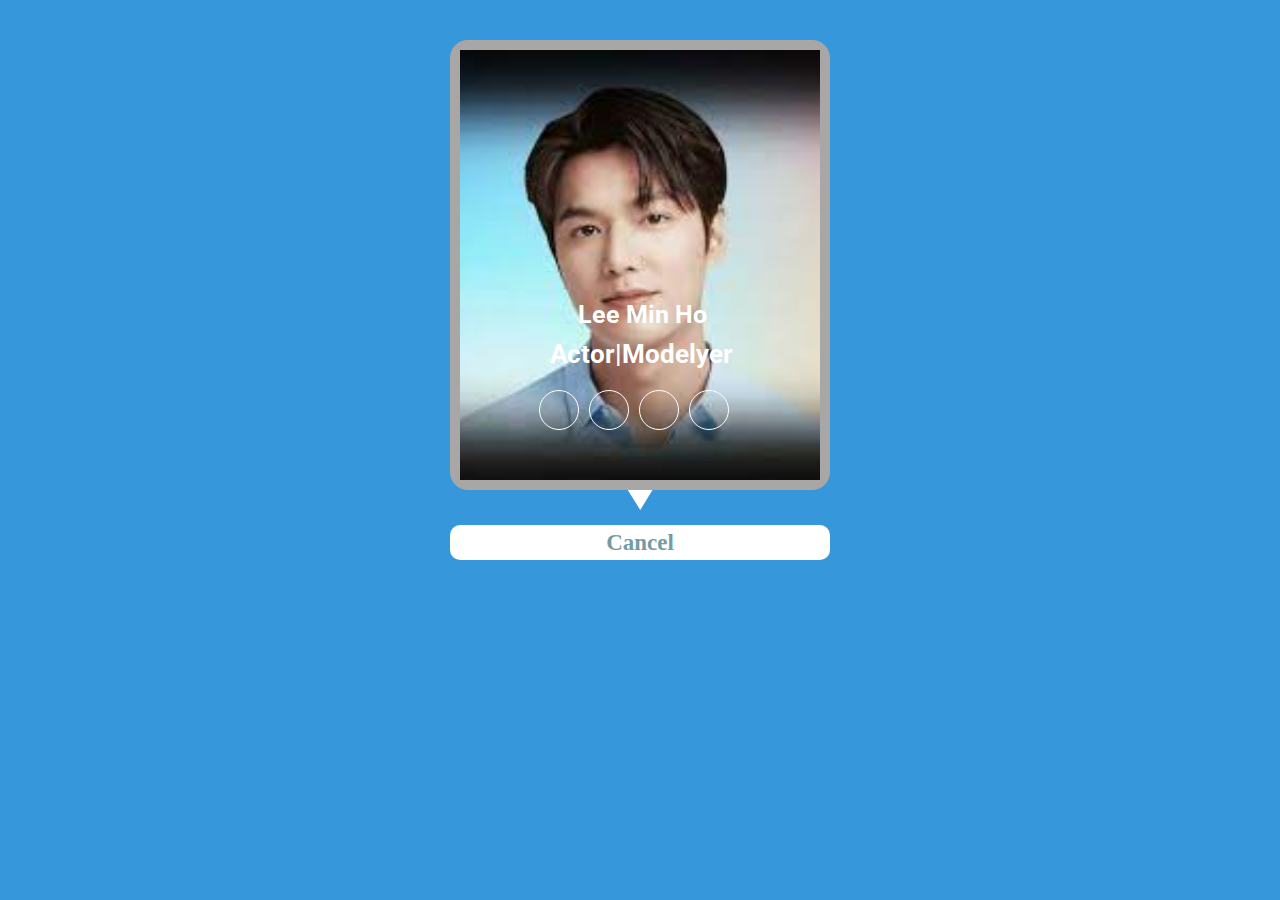
<file: task1/index.html>
<!DOCTYPE html>
<html lang="en">
<head>
    <meta charset="UTF-8">
    <meta http-equiv="X-UA-Compatible" content="IE=edge">
    <meta name="viewport" content="width=device-width, initial-scale=1.0">
    <link rel="stylesheet" href="https://cdnjs.cloudflare.com/ajax/libs/font-awesome/6.4.0/css/all.min.css" integrity="sha512-iecdLmaskl7CVkqkXNQ/ZH/XLlvWZOJyj7Yy7tcenmpD1ypASozpmT/E0iPtmFIB46ZmdtAc9eNBvH0H/ZpiBw==" crossorigin="anonymous" referrerpolicy="no-referrer" />
    <link rel="stylesheet" href="./style.css">
    <title>Task1</title>
</head>
<body>
    <div id="box">
        <h2>Lee Min Ho</h2>
        <h5>Actor|Modelyer</h5>
        <img src="./lee min-ho.jpg" alt="lee">
        <div class="icon-list">
            <div class="icon-box"><i class="fa-brands fa-facebook"></i></div>
            <div class="icon-box"><i class="fa-brands fa-twitter"></i></div>
            <div class="icon-box"><i class="fa-brands fa-instagram"></i></div>
            <div class="icon-box"><i class="fa-brands fa-youtube"></i></div>
        </div>
    </div>
    <div class="clip"></div>
    <div class="cancel">
        <a href="#">Cancel</a>
    </div>
</body>
</html>
</file>
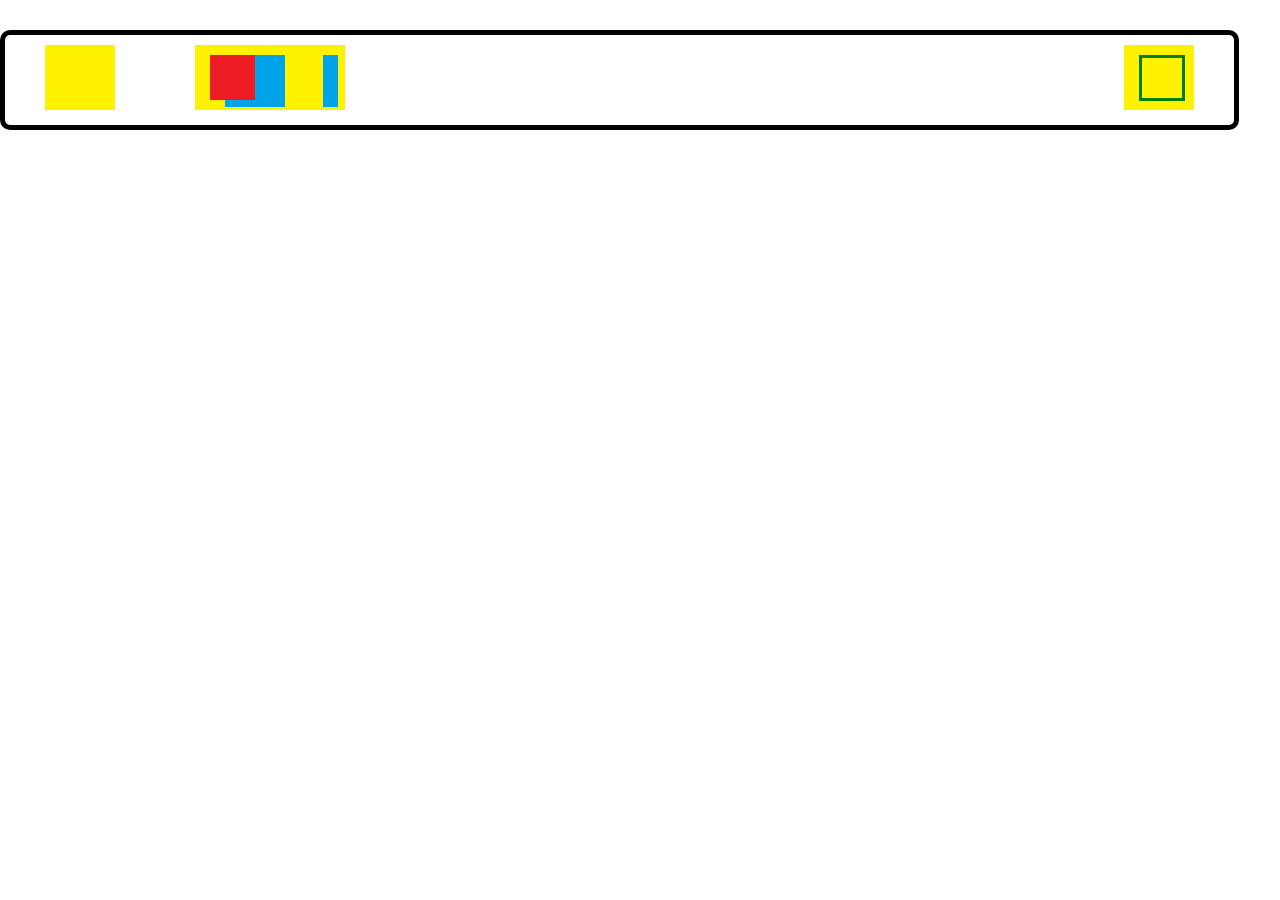
<file: task2/index.html>
<!DOCTYPE html>
<html lang="en">
<head>
    <meta charset="UTF-8">
    <meta http-equiv="X-UA-Compatible" content="IE=edge">
    <meta name="viewport" content="width=device-width, initial-scale=1.0">
    <link rel="stylesheet" href="./style.css">
    <title>Task2</title>
</head>
<body>
    <div class="bigDiv">
        <div class="yellow-section-1"></div>
        <div class="yellow-section-2">
            <div class="blue-section-1">
                <div class="red-section"></div>
            </div>
            <div class="blue-section-2"></div>
            <div class="blue-section-3"></div>
        </div>
        <div class="yellow-section-3">
            <div class="green-section"></div>
        </div>
    </div>
</body>
</html>
</file>
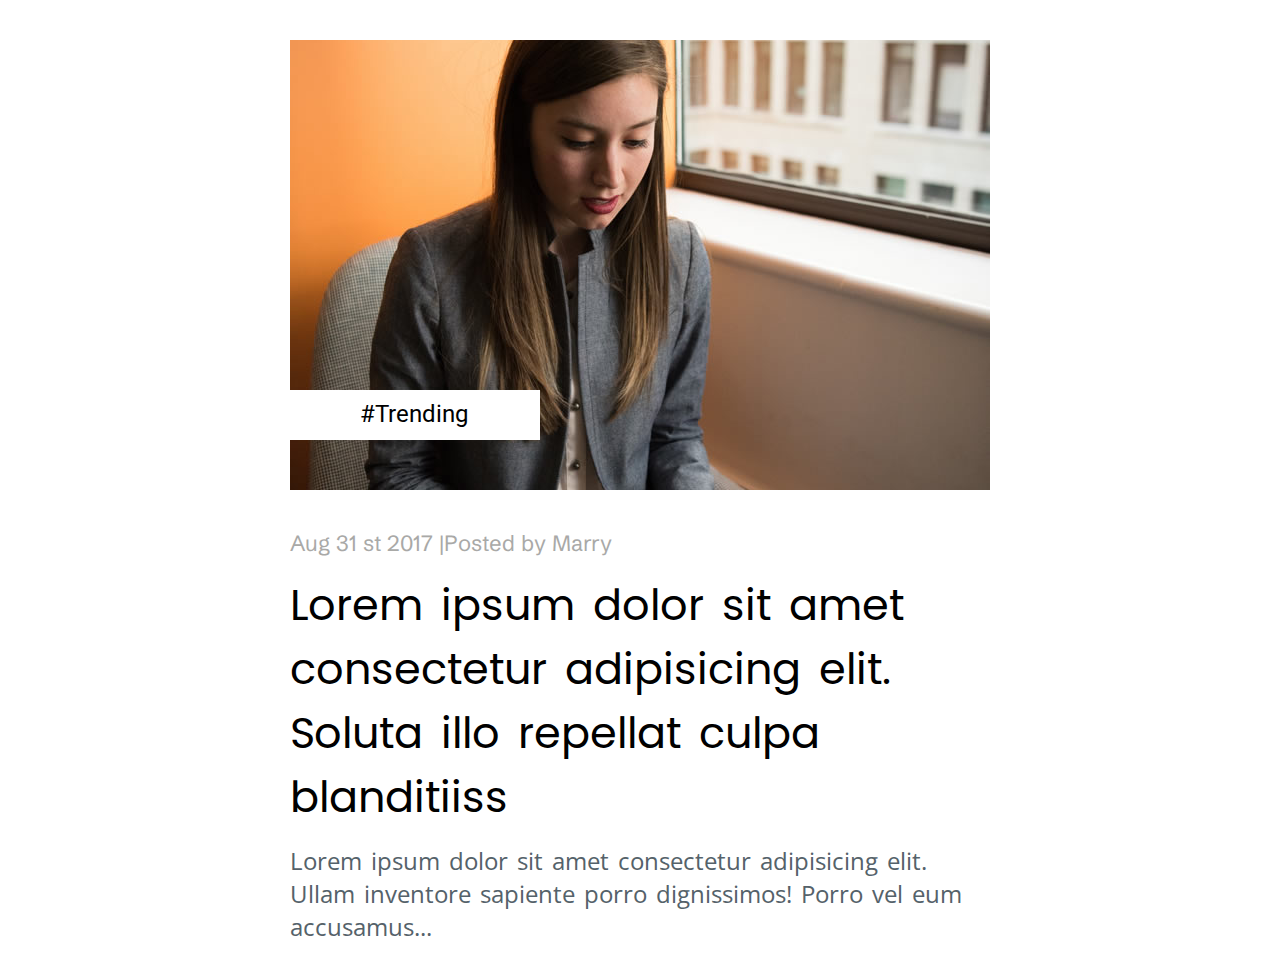
<file: task3/index.html>
<!DOCTYPE html>
<html lang="en">
<head>
    <meta charset="UTF-8">
    <meta http-equiv="X-UA-Compatible" content="IE=edge">
    <meta name="viewport" content="width=device-width, initial-scale=1.0">
    <link rel="stylesheet" href="./style.css">
    <title>Task3</title>
</head>
<body>
    <div class="image-section">
        <img src="./comparto-image-02.jpg">
        <div class="hashtag-section">#Trending</div>
    </div>
    <div class="content">
      <div id="history">Aug&nbsp;31&nbsp;st&nbsp;2017&nbsp;|Posted&nbsp;by&nbsp;Marry</div>
      <div id="slice-text-1">
        Lorem ipsum dolor sit amet consectetur adipisicing elit. 
        Soluta illo repellat culpa <br>
        blanditiiss
      </div>
      <div id="slice-text-2">
       Lorem ipsum dolor sit amet consectetur adipisicing elit. Ullam inventore sapiente porro dignissimos! Porro vel eum accusamus...
      </div>
    </div>
</body>
</html>
</file>
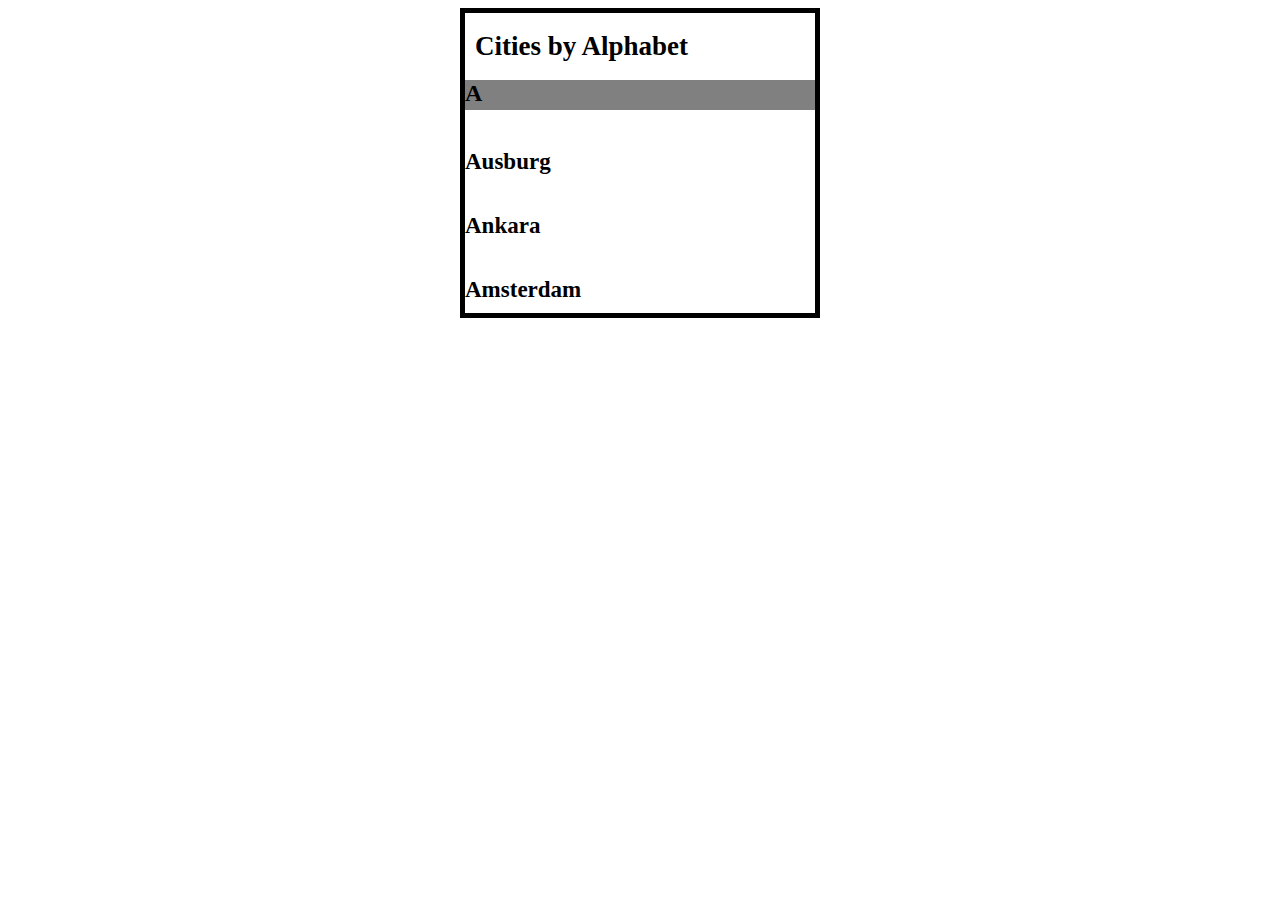
<file: task4/index.html>
<!DOCTYPE html>
<html lang="en">
<head>
    <meta charset="UTF-8">
    <meta http-equiv="X-UA-Compatible" content="IE=edge">
    <meta name="viewport" content="width=device-width, initial-scale=1.0">
    <title>Task4</title>
    <link rel="stylesheet" href="./style.css">
</head>
<body>
    <div class="hero-box">
        <h1>Cities by  Alphabet</h1>
        <div class="block">
            <h2>A</h2>
            <h5>Ausburg</h5>
            <h5>Ankara</h5>
            <h5>Amsterdam</h5>
        </div>
        <div class="block">
            <h2>B</h2>
            <h5>Berlin</h5>
            <h5>Baku</h5>
            <h5>Barselona</h5>
        </div>
        <div class="block">
            <h2>C</h2>
            <h5>Copenhagen</h5>
            <h5>Cordoba</h5>
            <h5>Cagliari</h5>
        </div>
        <div class="block">
            <h2>D</h2>
            <h5>Dresden</h5>
            <h5>Dubai</h5>
            <h5>Dunay</h5>
        </div>
        <div class="block">
            <h2>E</h2>
            <h5>Edinburg</h5>
            <h5>Ekatirinburg</h5>
            <h5>Emmen</h5>
        </div>
    </div>
</body>
</html>
</file>
<file: task1/style.css>
@import url('https://fonts.googleapis.com/css2?family=Roboto:wght@500&display=swap');
@import url('https://fonts.googleapis.com/css2?family=Schibsted+Grotesk&display=swap');
@import url('https://fonts.googleapis.com/css2?family=Poppins:ital@1&display=swap');
@import url('https://fonts.googleapis.com/css2?family=Open+Sans:wght@300&display=swap');
body{
    background-color: rgb(54,151,219);
    height: 100%;
}
*{
    margin: 0;
    padding: 0;
    box-sizing: border-box;
}
#box{
    margin: 0px auto;
    margin-top: 40px;
    height: 450px;
    width: 380px;
    border: 10px solid rgb(168,167,165);
    border-radius:18px;
    position: relative;
}
#box img{
    width: 100%;
    height: 100%;
    object-fit: cover;
}
#box h2{
    position: absolute;
    top:250px;
    left: 118px;
    color: #fff;
    font-family: 'Roboto', sans-serif;
    font-size: 25px;
}
#box h5{
    position: absolute;
    top:280px;
    left: 90px;
    color: #fff;
    font-family: 'Roboto', sans-serif;
    font-size: 26px;
    margin-top: 9px;
}
.icon-list{
    position:absolute;
    top:340px;
    display: flex;
    flex-direction: row;
    margin-left: 79px;
}
.icon-box{
    width: 40px;
    height: 40px;
    padding: 7px 8px;
    border-radius: 50%;
    border: 1px solid #fff;
    margin-right:10px;
}
.icon-box i{
    font-size: 25px;
    color: #fff;
}
.clip{
    margin: 0 auto;
    clip-path: polygon(1% 0, 51% 100%, 100% 0);
    width: 25px;
    height: 20px;
    background-color: #fff;
    margin-bottom: 15px;
}
.cancel{
    margin: 0 auto;
    width:380px;
    background-color: #fff;
    border-radius: 10px;
    height: 35px;
    display: flex;
    justify-content: center;
    align-items: center;
}
.cancel>a{
    color: rgb(116,156,166);
    text-decoration: none;
    font-size: 23px;
    font-weight: 700;
}
</file>
<file: task2/style.css>
*{
    margin: 0;
    padding: 0;
}
.bigDiv{
    margin-top: 30px;
    width: 96%;
    border-radius: 10px;
    height: 90px;
    border: 5px solid black;
    position: relative;
}
.yellow-section-1{
    position: absolute;
    height: 65px;
    width: 70px;
    top:10px;
    left: 40px;
    background-color: rgb(254,242,0);
}
.yellow-section-2{
    position: absolute;
    background-color: rgb(254,242,0);
    width: 150px;
    height: 65px;
    left: 190px;
    top: 10px;
    width: calc((100%-220px)/2);
}
.blue-section-1{
    position: absolute;
    top: 10px;
    left: 30px;
    height: 52px;
    width: 20%;
    background-color:rgb(0,163,232);
}
.blue-section-2{
    position: absolute;
    top: 10px;
    left: 40%;
    height: 52px;
    width: 20%;
    background-color:rgb(0,163,232);
}
.blue-section-3{
    position: absolute;
    top: 10px;
    left: 85%;
    height: 52px;
    width: 10%;
    background-color:rgb(0,163,232);
}
.red-section{
    position: absolute;
    top: 0;
    right: 0;
    height: 45px;
    width: 45px;
    background-color: rgb(237,27,36);
}
.yellow-section-3{
    position: absolute;
    height: 65px;
    width: 70px;
    top:10px;
    right:40px;
    background-color: rgb(254,242,0);
}
.yellow-section-3>.green-section{
    position: absolute;
    width: 40px;
    height:40px;
    border: 3px solid green;
    top: 10px;
    left: 15px;
}
</file>
<file: task3/style.css>
@import url('https://fonts.googleapis.com/css2?family=Roboto:wght@500&display=swap');
@import url('https://fonts.googleapis.com/css2?family=Schibsted+Grotesk&display=swap');
@import url('https://fonts.googleapis.com/css2?family=Poppins:ital@1&display=swap');
@import url('https://fonts.googleapis.com/css2?family=Open+Sans:wght@300&display=swap');
*{
    margin: 0;
    padding: 0;
    box-sizing: border-box;
}
.image-section{
    margin:40px 290px;
    height: 450px;
    width:calc(100%-580px);
    position: relative;
}
.image-section img{
    width: 100%;
    height: 100%;
    object-fit: cover;
}
.hashtag-section{
    position: absolute;
    height: 50px;
    width: 250px;
    background-color: #fff;
    color: black;
    top: 350px;
    padding: 10px 70px;
    font-size: 24px;
    font-family: 'Roboto', sans-serif;
}
#history{
    color:rgb(169,169,167) ;
}
.content{
    margin: 0 290px;
}
#history{
    font-size: 22px;
    font-family: 'Schibsted Grotesk', sans-serif;
}
#slice-text-1{
    font-family: 'Poppins', sans-serif;
    font-size: 43px;
    word-spacing: 7px;
    margin-top: 16px;
    margin-bottom: 15px;
}
#slice-text-2{
    font-size: 24px;
    word-spacing: 3px;
    color: rgb(85,98,106);
    font-family: 'Open Sans', sans-serif;
    margin-bottom: 25px;
}
</file>
<file: task4/style.css>
.hero-box{
    margin: 0 auto;
    border: 5px solid black;
    height: 300px;
    width:350px;
    overflow-y: scroll;
}
.hero-box h1{
    font-size: 27px;
    margin-left: 10px;
}
.hero-box h2{
    position: sticky;
    top: 0;
    margin-top: 15px;
    width: 100%;
    background-color: gray;
    height: 30px;
}
.hero-box h5{
    font-size: 23px;
}
</file>
